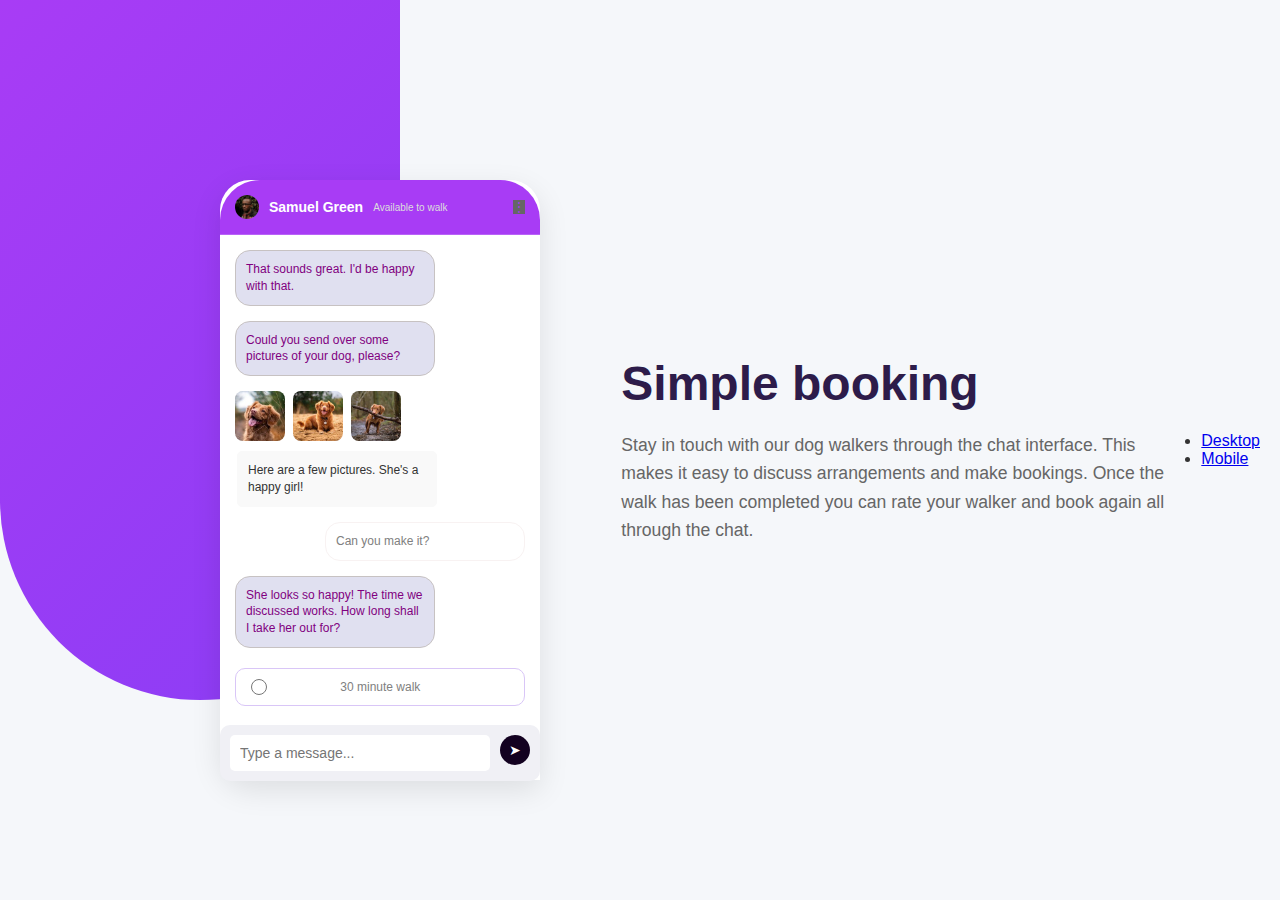
<file: index.html>
<!DOCTYPE html>
<html lang="en">
<head>
<meta charset="UTF-8"><meta name="viewport" content="width=device-width, initial-scale=1.0">
<title>Simple Booking</title>
<link rel="stylesheet" href="style.css" />
</head>
<body>

<div class="container">
 <!-- Left Side: Purple Gradient Background -->
 <div class="gradient-bg"></div>

<!-- Phone Mockup -->
<div class="phone-mockup">
<!-- Status Bar -->
<div class="status-bar">
<div class="status-left"></div>
<div class="status-center">
<img src="img/avatarman.jpg" alt="Avatar" class="avatar">
<div class="user-name">Samuel Green</div>
<div class="user-status">Available to walk</div>
</div>

<div class="status-right">⋮</div>
</div> 
   
<div class="chat-container">
<!-- Message from user -->
<div class="message received">
 That sounds great. I'd be happy with that.
</div>
<div class="message received">
Could you send over some pictures of your dog, please?
</div>
 <!-- Image gallery -->
        <div class="image-gallery">
          <img src="img/dog-image-1c.jpg" alt="Dog 1">
          <img src="img/dog-image-2.jpg" alt="Dog 2">
          <img src="img/dog-image-3.jpg" alt="Dog 3">
        </div>

        <div class="message receivedd">
          Here are a few pictures. She's a happy girl!
        </div>

        <div class="message sent">
          Can you make it?
        </div>

  <div class="message received">
          She looks so happy! The time we discussed works. How long shall I take her out for?
        </div>

          <!-- Pricing Options -->
        <div class="pricing-options">
          <label class="option">
            <input type="radio" name="walk" value="30min" />
            <span class="option-text">30 minute walk</span>
            <span class="price">$29</span>
          </label>
          <label class="option">
            <input type="radio" name="walk" value="1hour" />
            <span class="option-text">1 hour walk</span>
            <span class="price">$49</span>
          </label>
        </div>
      </div>

       <!-- Input Area -->
      <div class="input-area">
        <input type="text" placeholder="Type a message..." />
        <button class="send-btn">➤</button>
      </div>
    </div>

    <!-- Right Side: Content -->
    <div class="content">
      <h1>Simple booking</h1>
      <p>
        Stay in touch with our dog walkers through the chat interface. This makes it easy to discuss arrangements and make bookings. Once the walk has been completed you can rate your walker and book again all through the chat.
      </p>
    </div>
  </div>

    <nav>
<ul>
      <li><a href="index.html">Desktop</a></li>
      <li><a href="mobile.html">Mobile</a></li>
</ul>

  </nav>
  
</body>
</html>
</file>
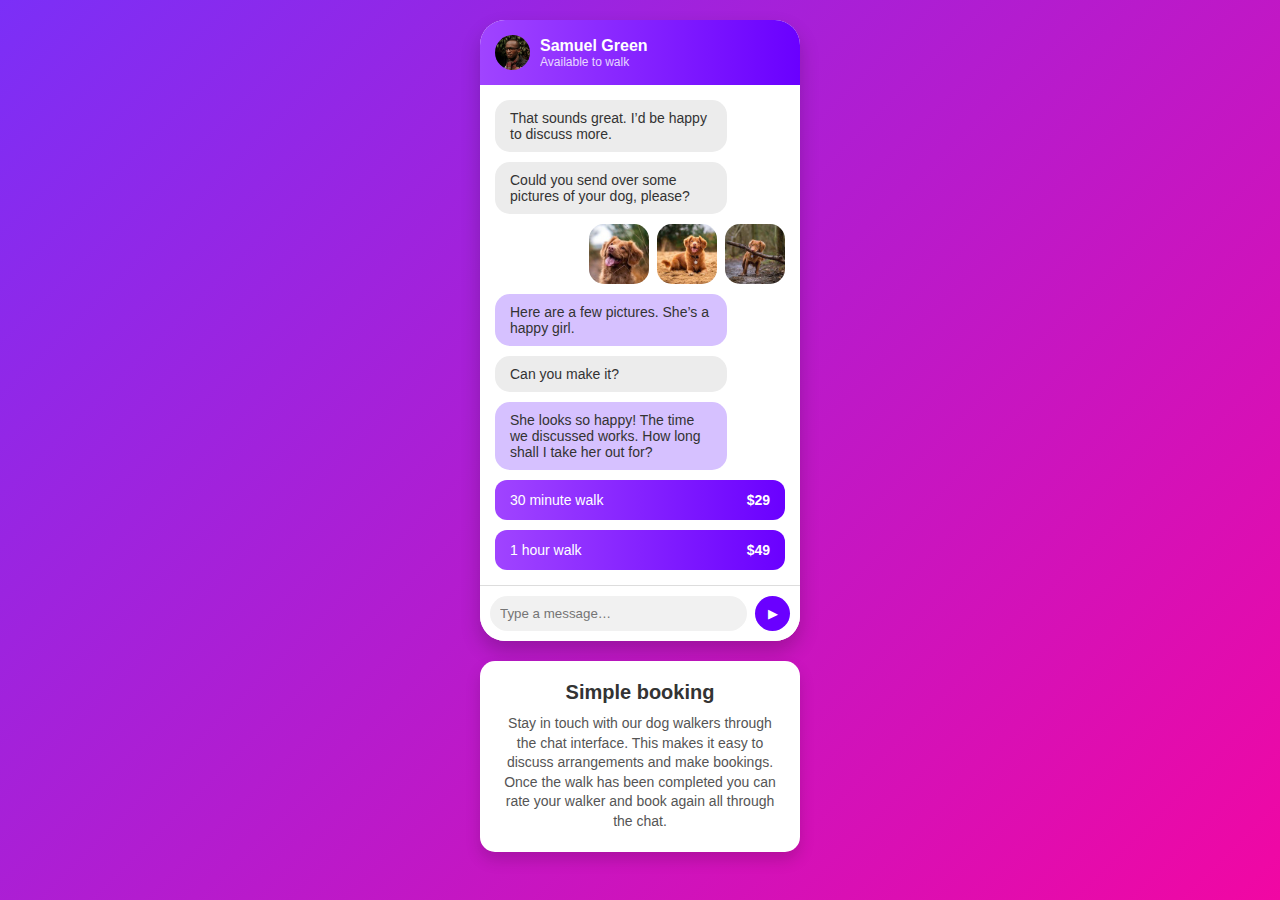
<file: mobile.html>
<!DOCTYPE html>
<html lang="en">
<head>
  <meta charset="UTF-8">
  <meta name="viewport" content="width=device-width, initial-scale=1.0">
  <title>Dog Walker Chat</title>
  <link rel="stylesheet" href="style2.css">
</head>
<body>
  <div class="app-container">
    <div class="chat-header">
      
      <img class="profile-pic" src="img/avatarman.jpg" alt="avatar">
      <div class="chat-info">
        <h3>Samuel Green</h3>
        <p>Available to walk</p>
      </div>
    </div>

    <div class="chat-body">
      <div class="message received">That sounds great. I’d be happy to discuss more.</div>
      <div class="message received">Could you send over some pictures of your dog, please?</div>

      <div class="dog-pics">
        <img src="img/dog-image-1c.jpg" alt="dog1">
        <img src="img/dog-image-2.jpg" alt="dog2">
        <img src="img/dog-image-3.jpg" alt="dog3">
      </div>

      <div class="message sent">Here are a few pictures. She’s a happy girl.</div>
      <div class="message received">Can you make it?</div>
      <div class="message sent">She looks so happy! The time we discussed works. How long shall I take her out for?</div>

      <div class="price-option">
        <span>30 minute walk</span>
        <strong>$29</strong>
      </div>
      <div class="price-option">
        <span>1 hour walk</span>
        <strong>$49</strong>
      </div>
    </div>

    <div class="chat-footer">
      <input type="text" placeholder="Type a message…">
      <button>&#9654;</button>
    </div>
  </div>

  <div class="info-section">
    <h2>Simple booking</h2>
    <p>
      Stay in touch with our dog walkers through the chat interface. 
      This makes it easy to discuss arrangements and make bookings. 
      Once the walk has been completed you can rate your walker and book again all through the chat.
    </p>
  </div>
</body>
</html>
</file>
<file: style.css>
* {
  margin: 0;
  padding: 0;
  box-sizing: border-box;
}

body {
  font-family: 'Segoe UI', Tahoma, Geneva, Verdana, sans-serif;
  background-color: #f5f7fa;
  color: #333;
  display: flex;
  justify-content: center;
  align-items: center;
  min-height: 100vh;
  padding: 20px;
}

.container {
  display: flex;
  max-width: 1200px;
  width: 100%;
  gap: 60px;
  align-items: center;
  justify-content: space-between;
}

/* Purple Gradient Background (Left Side) */
.gradient-bg {
  position: absolute;
  top: 0;
  left: 0;
  width: 400px;
  height: 700px;
  background: linear-gradient(135deg, #a83cf5, #8b3df5);
  border-bottom-right-radius: 250px;
  border-bottom-left-radius: 250px;
}

/* Phone Mockup */
.phone-mockup {
  width: 320px;
  height: 600px;
  background: white;
  border-top-right-radius: 30px;
  border-top-left-radius: 30px;
  border-bottom-left-radius: 30px;
  border-bottom-left-radius: 30px;
  box-shadow: 0 10px 30px rgba(0, 0, 0, 0.1);
  overflow: sticky;
  position: relative;
  margin-top: 80px;
  left: 200px;
  transform: translateY(-10px);
  
}

/* Status Bar */
.status-bar {
  background: #a83cf5;
  border-radius: 40px 40px 0 0;
  padding: 15px;
  display: flex;
  align-items: center;
  justify-content: space-between;
  color: #a83cf5;
  border-bottom: 1px solid rgba(255, 255, 255, 0.2);
}

.status-left,
.status-right {
  font-size: 12px;
  font: light purple;
  background-color: #666;

}

.status-center {
  display: flex;
  align-items: center;
  gap: 10px;
  flex: 1;
}

.avatar {
  width: 24px;
  height: 24px;
  border-radius: 50%;
  object-fit: cover;
}

.user-name {
  font-weight: 600;
  font-size: 14px;
  color: white;
}

.user-status {
  font-size: 10px;
  color: #dcdcdc;
}

.menu-icon {
  color: white;
  font-size: 14px;
}

/* Chat Container */
.chat-container {
  padding: 15px;
  height: 480px;
  overflow-y: auto;
  background: offwhite;
}

.message {

  margin-bottom: 15px;
  max-width: 200px;
  padding: 10px;
  border-radius: 15px;
  line-height: 1.4;
  font-size: 12px;
}
.message.receivedd {
  background: #e0e0f0;
  text-align: left;
  margin-left: 2px;
  border: 1px solid white;
}
.message.receivedd {
  border-color: #f9f9f9;
  background-color: #f9f9f9;
  border-radius: 5px;
  align-self: flex-end;
} 


/*this line controls all the text and 4 chatboxes*/
.received {
  background: #e0e0f0;
  color: purple;
  align-self: flex-start;
  margin-left: 0;
  border: 1px solid rgb(199, 194, 194);
}
/*this line is for the can you make it gray text*/
.sent {
  background: #fff;
  align-self: flex-end;
  color: gray;
  margin-left: auto;
  border: 1px solid rgb(248, 242, 242);
}

.image-gallery {
  display: flex;
  gap: 8px;
  margin: 10px 0;
}

.image-gallery img {
  width: 50px;
  height: 50px;
  border-radius: 8px;
  object-fit: cover;
}

.pricing-options {
  margin-top: 20px;
}

.option {
  display: flex;
  justify-content: space-between;
  align-items: center;
  padding: 10px 15px;
  background: rgb(124, 35, 124) gradient;
  border: 1px solid #d9c6f7; 
  border-radius: 10px;
  margin-bottom: 10px;
  cursor: pointer;
  transition: background 0.2s ease, transform 0.1s ease;
}

.option:hover {
  background: purple;
}
.option input[type="radio"] {
  accent-color: #a83cf5; /* Purple radio button */
  width: 16px;
  height: 16px;
  margin-right: 8px;
}

.option-text {
  font-size: 12px;
  color: gray;
}

.price {
  font-weight: bold;
  color: white;
  font-size: 14px;
}

/* Input Area */
.input-area {
  display: flex;
  padding: 10px;
  background: #f0f0f5;
  border-radius: 10px;
  margin-top: 10px;
  gap: 10px;
}

.input-area input {
  flex: 1;
  padding: 10px;
  border: none;
  border-radius: 5px;
  outline: none;
  font-size: 14px;
  color: #333;
}

.send-btn {
  width: 30px;
  height: 30px;
  background: #130120;
  border: none;
  border-radius: 50%;
  color: white;
  display: flex;
  align-items: center;
  justify-content: center;
  cursor: pointer;
  font-size: 14px;
}

/* Right Content */
.content {
  flex: 1;
  max-width: 600px;
  padding: 20px;
}
.content h1 {
  font-size: 3rem;
  color: #2d1c4a;
  margin-bottom: 20px;
  font-weight: 600;
}

.content p {
  font-size: 1.1rem;
  color: #666;
  line-height: 1.6;
}

/* Responsive Design */
@media (max-width: 900px) {
  .container {
    flex-direction: column;
    gap: 40px;
  }

  .phone-mockup {
    width: 300px;
    height: 550px;
    border-radius: 40px;
  }

  .gradient-bg {
    width: 300px;
    height: 100px;
    
  }

  .content h1 {
    font-size: 2.2rem;
  }
}
</file>
<file: style2.css>
/* General Reset */
* {
  margin: 0;
  padding: 0;
  box-sizing: border-box;
  font-family: Arial, sans-serif;
}

body {
  background: linear-gradient(135deg, #7b2ff7, #f107a3);
  display: flex;
  flex-direction: column;
  align-items: center;
  padding: 20px;
  min-height: 100vh;
  color: #333;
}

/* App Container (Mobile Chat Box) */
.app-container {
  background: #fff;
  border-radius: 25px;
  overflow: hidden;
  width: 320px;
  max-width: 100%;
  box-shadow: 0 10px 20px rgba(0,0,0,0.2);
  display: flex;
  flex-direction: column;
}
/* profile picture */
.profile-pic {
  width: 35px;
  height: 35px;
  border-radius: 50%;
  background: #333;
  margin-right: 10px;
}

/* Header */
.chat-header {
  background: linear-gradient(90deg, #a044ff, #6a00ff);
  color: #fff;
  display: flex;
  align-items: center;
  padding: 15px;
}

.profile-pic {
  width: 35px;
  height: 35px;
  border-radius: 50%;
  background: #333;
  margin-right: 10px;
}

.chat-info h3 {
  font-size: 16px;
}

.chat-info p {
  font-size: 12px;
  opacity: 0.8;
}

/* Chat Body */
.chat-body {
  padding: 15px;
  flex-grow: 1;
}

.message {
  background: #f1f1f1;
  padding: 10px 15px;
  border-radius: 15px;
  margin-bottom: 10px;
  max-width: 80%;
  font-size: 14px;
}

.message.received {
  align-self: flex-start;
  background: #ececec;

}
 


.message.sent {
  align-self: flex-end;
  background: #d6c1ff;
  color: #333;
}

/* Dog Pictures */
.dog-pics {
  display: flex;
  gap: 8px;
  margin: 10px 0;
    justify-content: right;
}

.dog-pics img {
  width: 60px;
  height: 60px;
  border-radius: 15px;
  object-fit: cover;
}

/* Price Options */
.price-option {
  display: flex;
  justify-content: space-between;
  align-items: center;
  background: linear-gradient(90deg, #a044ff, #6a00ff);
  color: #fff;
  padding: 12px 15px;
  border-radius: 12px;
  margin-top: 10px;
  font-size: 14px;
}

/* Footer */
.chat-footer {
  display: flex;
  border-top: 1px solid #ddd;
  padding: 10px;
  background: #fff;
}

.chat-footer input {
  flex: 1;
  border: none;
  padding: 10px;
  border-radius: 20px;
  outline: none;
  background: #f1f1f1;
}

.chat-footer button {
  background: #6a00ff;
  color: #fff;
  border: none;
  border-radius: 50%;
  width: 35px;
  height: 35px;
  margin-left: 8px;
  cursor: pointer;
}
.chat-footer button:hover {
  background: #5a00e0;
}
.info-section {
  max-width: 320px;
  background: #fff;
  margin-top: 20px;
  padding: 20px;
  border-radius: 15px;
  text-align: center;
  box-shadow: 0 8px 15px rgba(0,0,0,0.15);
}

.info-section h2 {
  margin-bottom: 10px;
  font-size: 20px;
}

.info-section p {
  font-size: 14px;
  color: #555;
  line-height: 1.4;
}
</file>
